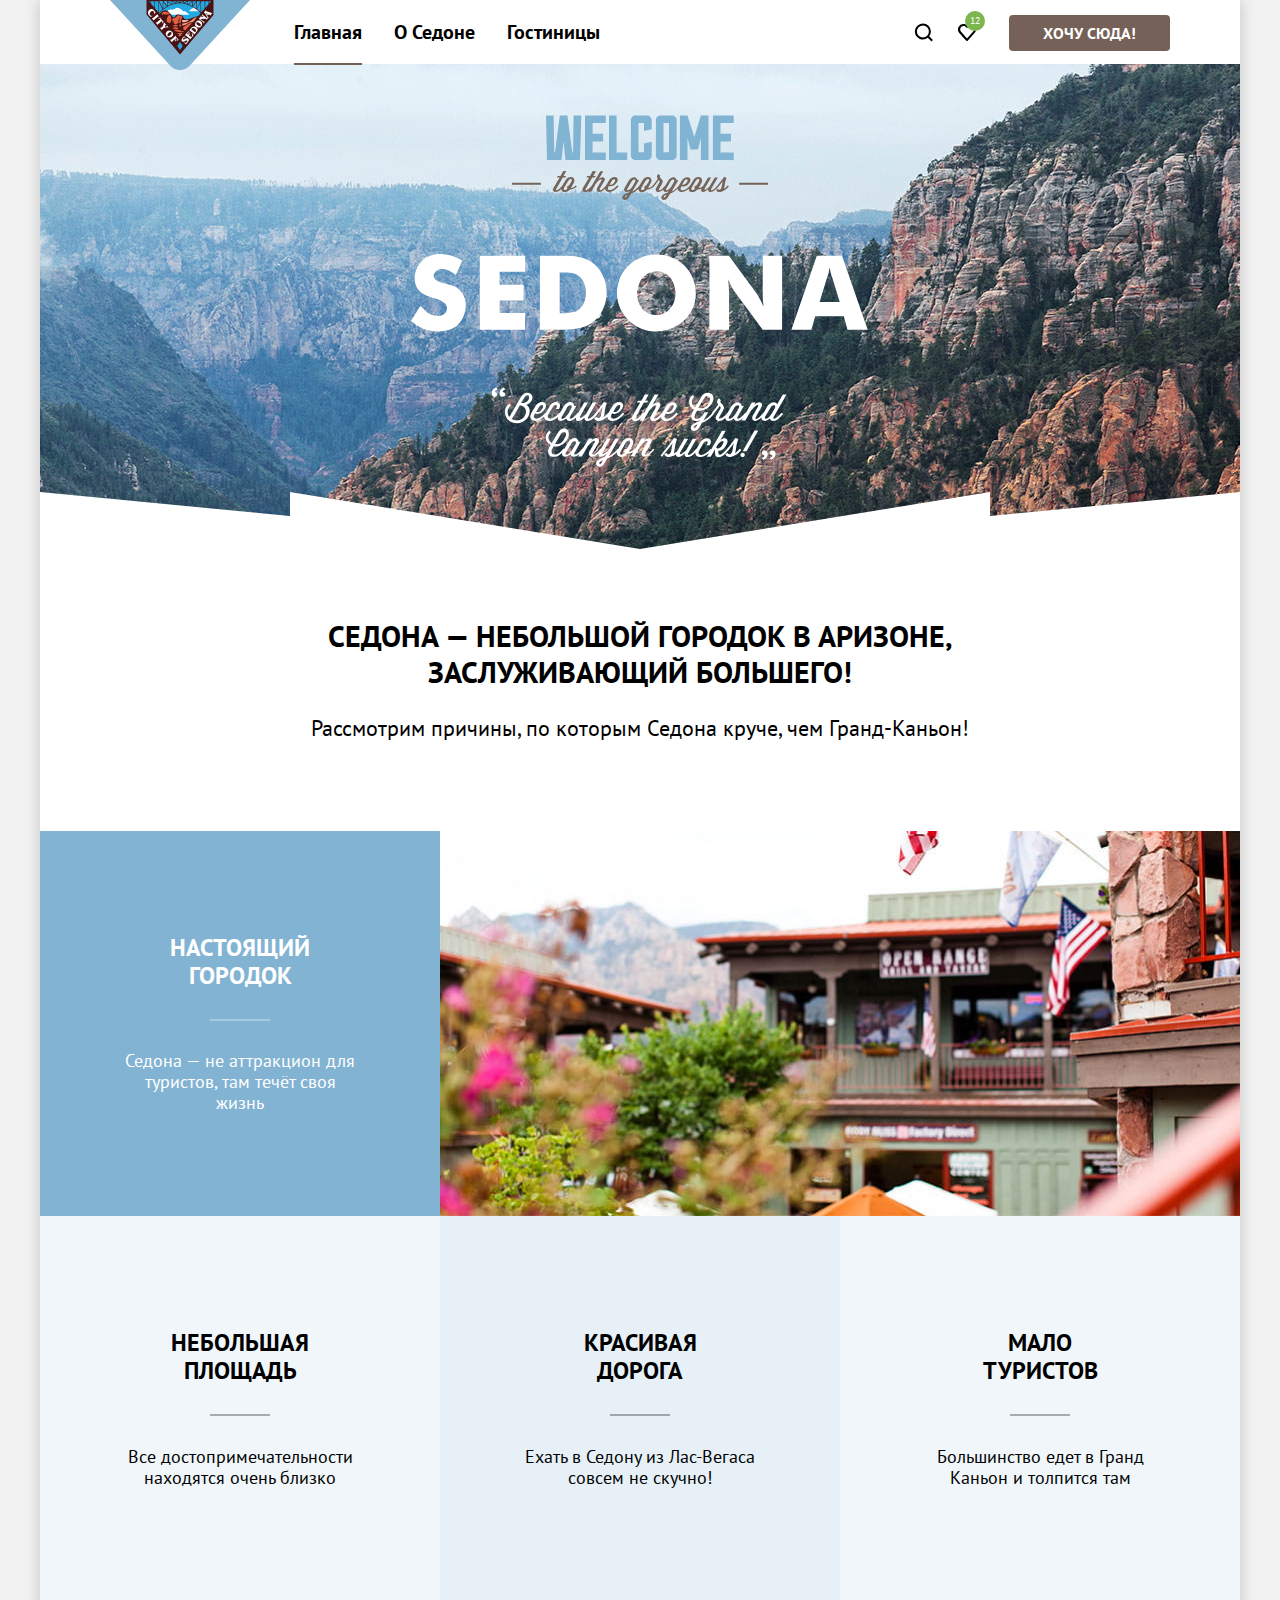
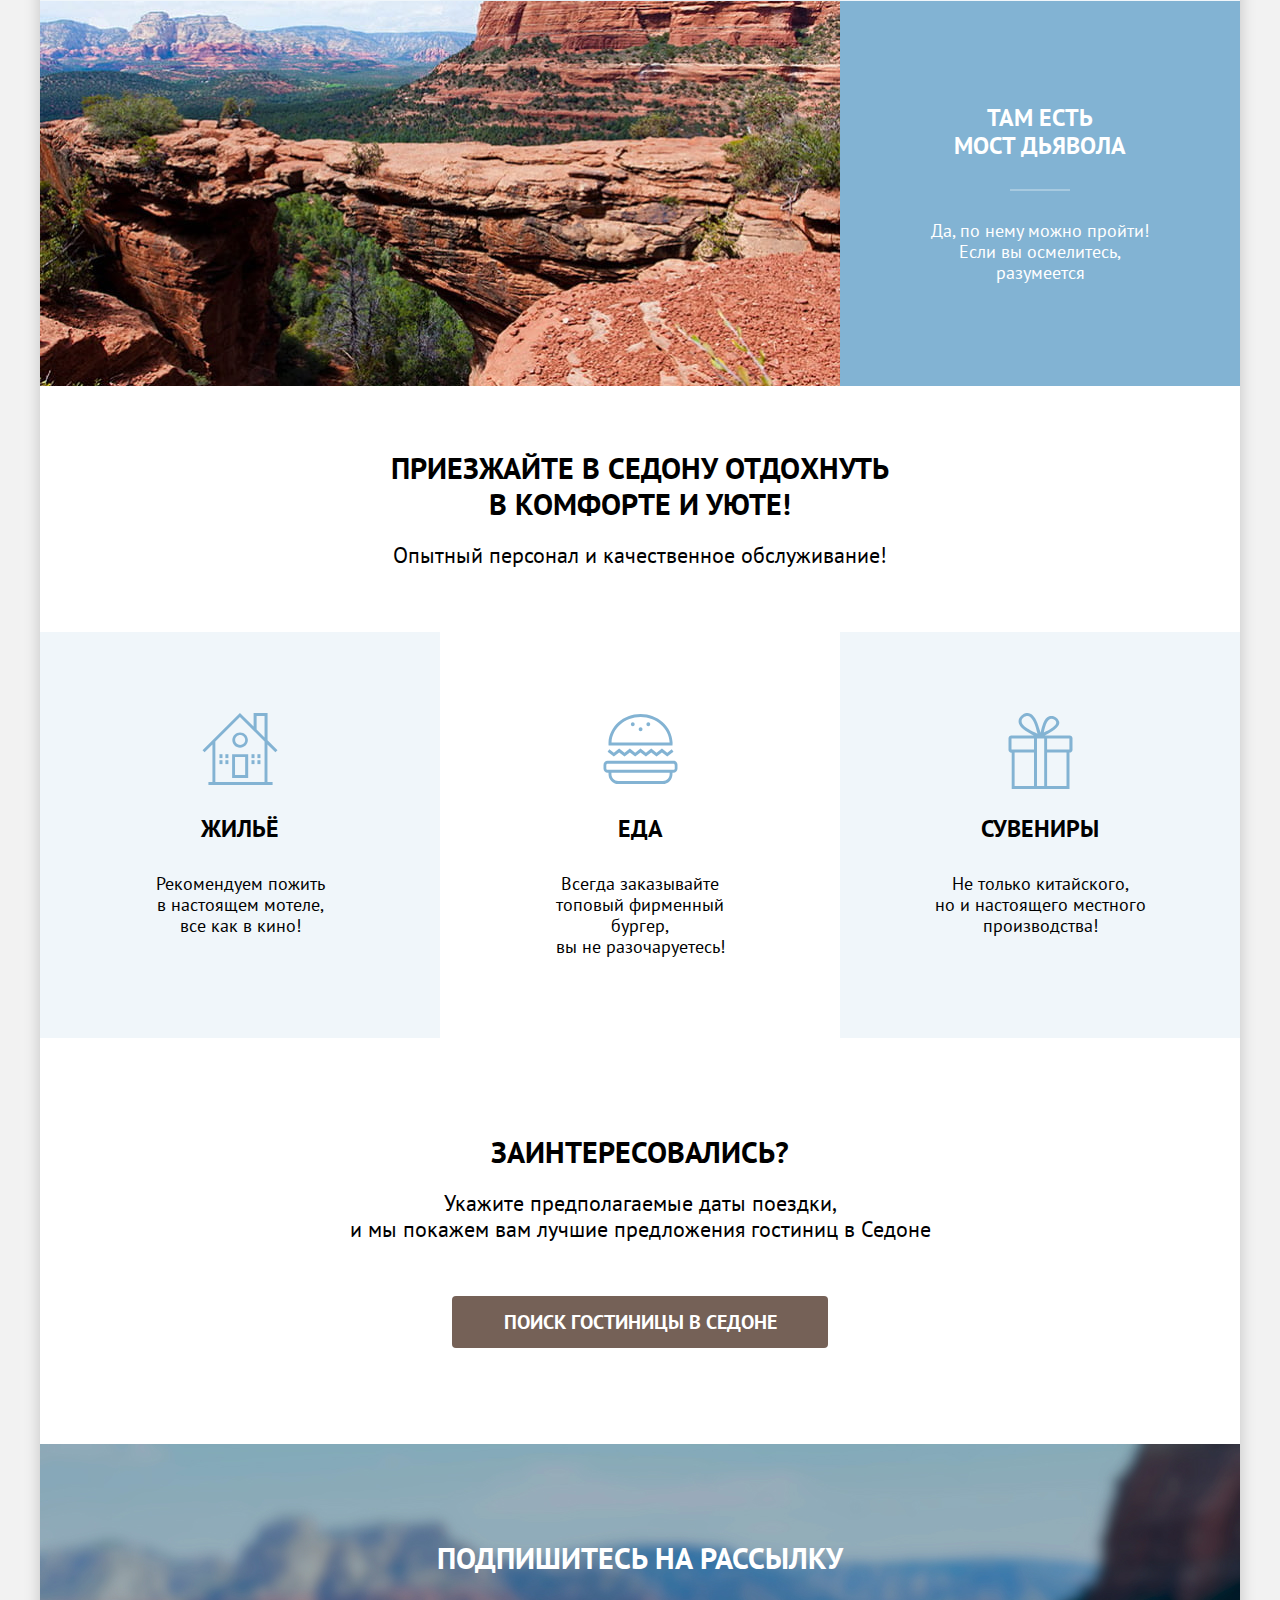
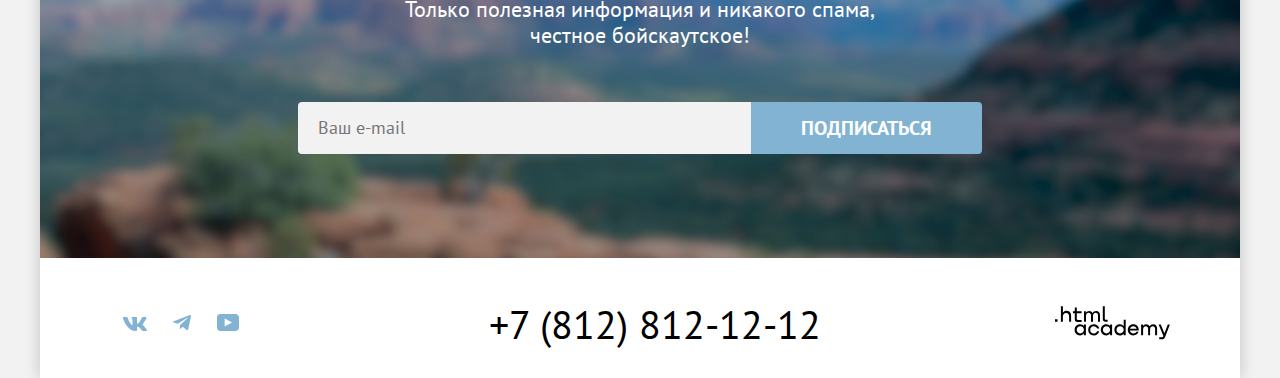
<file: index.html>
<!DOCTYPE html>
<html lang="ru">
  <head>
    <meta charset="utf-8">
    <title>Главная</title>
    <link rel="icon" href="img/favicon.png" sizes="32x32">
    <link rel="icon" href="favicon.ico">
    <link href="styles/styles.css" rel="stylesheet">
  </head>

  <body>
    <header class="page-header">
      <nav class="navigation">
          <a class="navigation-logo" href="index.html">
            <img class="navigation-logo-img" src="img/logo/sedona-logo.svg" alt="Логотип города Седона" width="140" height="70">
          </a>
          <ul class="navigation-list">
          <li class="navigation-link current">
            <a class="link-heading" href="index.html">Главная</a>
          </li>
          <li class="navigation-link"><a class="link-heading" href="#">О Седоне</a></li>
          <li class="navigation-link"><a class="link-heading" href="catalog.html">Гостиницы</a></li>
        </ul>

        <ul class="navigation-button-list">
          <li class="navigation-icon">
            <a class="navigation-icon-link" href="#">
              <span class="visually-hidden">Поиск</span>
              <svg class="icon-svg" role="img" aria-label="Поиск" xmlns="http://www.w3.org/2000/svg" width="20" height="19" fill="none" viewBox="-1 0 20 19">
                <path fill-rule="evenodd" d="m18.9 17-3.7-3.67a8 8 0 0 0 1.7-4.87A8 8 0 0 0 8.9.5C4.5.5.9 4.18.9 8.56a8 8 0 0 0 12.9 6.26l3.7 3.68 1.4-1.5Zm-10-2.48a6 6 0 0 1-6-5.96 6 6 0 0 1 12 0 6 6 0 0 1-6 5.96Z" clip-rule="evenodd"></path>
              </svg>
            </a>
          </li>
          <li class="navigation-icon">
            <a class="navigation-icon-link" href="#">
              <span class="visually-hidden">Избранное</span>
              <svg class="icon-svg" role="img" aria-label="Избранное" xmlns="http://www.w3.org/2000/svg" width="18" height="17" fill="none" viewBox="0 0 18 17">
                <path fill-rule="evenodd" d="M8.9 17a.9.9 0 0 1-.8-.4c-5.4-6.1-6.7-7.5-7-7.9A5.4 5.4 0 0 1 5.5 0C6.8 0 8 .5 9 1.3a5.46 5.46 0 0 1 9 4.1c0 1.3-.5 2.5-1.3 3.4l-7 7.9c-.2.2-.4.3-.8.3Zm-6-9.5c.3.4 3.5 4 6.1 6.9l6.2-7c.5-.5.7-1.2.7-2 0-1.8-1.5-3.3-3.3-3.3-1 0-2 .5-2.7 1.3-.3.3-.6.4-.9.4-.3 0-.6-.2-.8-.4-.7-.8-1.7-1.3-2.7-1.3-1.8 0-3.3 1.5-3.3 3.3-.1.9.3 1.6.7 2.1-.1 0-.1 0 0 0Z" clip-rule="evenodd"></path>
              </svg>
              <span class="navigation-favorite-counter">12</span>
            </a>
          </li>
          <li class="navigation-button"><a class="button" href="#">Хочу сюда!</a></li>
        </ul>
      </nav>
    </header>

    <main class="main-container main-index">
      <div class="page-container">
      <h1 class="visually-hidden">Добро пожаловать в Седону</h1>
      <header class="main-header">
        <img class="main-title" src="img/elements/welcome-title.svg" alt="Welcome to the gorgeous Sedona, because the Grand Canyon sucks!" width="458" height="352">
      </header>

      <!-- Первая секция с описанием. Всего таких 3 на страницу -->
      <section class="sedona-about">
        <div class="about-wrapper">
          <span class="visually-hidden">О Седоне</span>
          <h2 class="heading-about">Седона — небольшой городок в Аризоне, <br> заслуживающий большего!</h2>
          <p class="description-about"> Рассмотрим причины, по которым Седона круче, чем Гранд-Каньон! </p>
        </div>
      </section>

      <!-- Секция с плюсами -->
      <section class="advantages">
        <ul class="advantages-list">
          <li class="advantage-item big-card">
            <div class="card-advantage">
            <h3 class="advantage-title advantage-title-light">Настоящий городок</h3>
            <p class="advantage-description">Седона — не аттракцион для туристов, там течёт своя жизнь</p>
            </div>
            <img class="advantage-img" src="img/elements/city-sedona.jpg" alt="Фото городка" width="800" height="385">
          </li>

          <li class="advantage-item">
            <h3 class="advantage-title">Небольшая площадь</h3>
            <p class="advantage-description">Все достопримечательности <br> находятся очень близко</p>
          </li>

          <li class="advantage-item">
            <h3 class="advantage-title">Красивая <br> дорога</h3>
            <p class="advantage-description">Ехать в Седону из Лас-Вегаса <br> совсем не скучно!</p>
          </li>

          <li class="advantage-item">
            <h3 class="advantage-title">Мало <br> туристов</h3>
            <p class="advantage-description">Большинство едет в Гранд <br> Каньон и толпится там</p>
          </li>

          <li class="advantage-item big-card">
            <img class="advantage-img" src="img/elements/devil-bridge.jpg" alt="Фото Моста Дьявола" width="800" height="385">
            <div class="card-advantage">
              <h3 class="advantage-title advantage-title-light">Там есть <br> мост Дьявола</h3>
              <p class="advantage-description">Да, по нему можно пройти! Если вы осмелитесь, разумеется</p>
            </div>
          </li>
        </ul>
      </section>

      <!-- Вторая секция с описанием. -->
      <section class="sedona-about">
        <div class="about-wrapper reasons-wrapper">
          <h2 class="heading-about-reasons">Приезжайте в Седону отдохнуть <br> в комфорте и уюте!</h2>
          <p class="description-about-reasons">Опытный персонал и качественное обслуживание!</p>
        </div>
      </section>

      <!-- Секция с рекомендациями -->

      <section class="recomendations">
        <ul class="recomendations-list">
          <li class="recomendation-item">
            <h3 class="recomendation-title house-title">Жильё</h3>
            <p class="recomendation-description">Рекомендуем пожить <br> в настоящем мотеле, <br> все как в кино!</p>
          </li>
          <li class="recomendation-item">
            <h3 class="recomendation-title food-title">Еда</h3>
            <p class="recomendation-description">Всегда заказывайте <br> топовый фирменный бургер, <br> вы не разочаруетесь!</p>
          </li>
          <li class="recomendation-item">
            <h3 class="recomendation-title souvenir-title">Сувениры</h3>
            <p class="recomendation-description"> Не только китайского, <br> но и настоящего местного <br> производства!</p>
          </li>
        </ul>
      </section>

      <!-- Третья секция с описанием. -->
      <section class="sedona-about interesting">
          <h2 class="heading-interesting">Заинтересовались?</h2>
          <p class="description-interesting"> Укажите предполагаемые даты поездки, <br> и мы покажем вам лучшие предложения гостиниц в Седоне </p>
          <a class="hotel-search-button button" href="catalog.html">Поиск гостиницы в Седоне</a>
      </section>

      <!-- Секция для подписки на рассылку. -->
      <section class="sedona-about sedona-subscribe index-subscribe">
          <h2 class="heading-subscribe">Подпишитесь на рассылку</h2>
          <p class="description-subscribe"> Только полезная информация и никакого спама, <br> честное бойскаутское! </p>
        <form class="subscribe-form" action="https://echo.htmlacademy.ru/courses" method="post">
          <input class="email-input" id="email-subscribe" type="email" name="email" placeholder="Ваш e-mail" required>
          <button class="submit-button button-blue" type="submit">Подписаться</button>
        </form>
      </section>
      </div>
    </main>

    <footer class="page-footer">
      <section class="contacts">
        <h2 class="visually-hidden">Контакты</h2>
        <ul class="socials-list">
          <li class="social-item">
            <a class="footer-icon vk" href="https://vk.com/htmlacademy">
              <span class="visually-hidden">Ссылка группу академи в вк</span>
              <svg class="contacts-icon-svg" aria-hidden="true" focusable="false" xmlns="http://www.w3.org/2000/svg" width="24" height="14" fill="none" viewBox="0 0 24 14">
                <path fill-rule="evenodd" d="M23.45.95c.17-.55 0-.95-.8-.95h-2.62c-.67 0-.98.35-1.14.73 0 0-1.34 3.2-3.23 5.27-.61.6-.89.8-1.22.8-.17 0-.42-.2-.42-.74V.95c0-.66-.18-.95-.74-.95H9.15c-.42 0-.67.3-.67.6 0 .61.95.76 1.05 2.5v3.8c0 .84-.16.99-.5.99-.88 0-3.05-3.21-4.33-6.89-.25-.71-.5-1-1.17-1H.9C.15 0 0 .35 0 .73c0 .68.89 4.07 4.14 8.55C6.32 12.34 9.38 14 12.15 14c1.67 0 1.88-.37 1.88-1v-2.32c0-.73.16-.88.69-.88.38 0 1.05.2 2.61 1.67C19.11 13.22 19.4 14 20.41 14h2.62c.75 0 1.13-.37.91-1.1-.24-.72-1.09-1.77-2.21-3.02-.62-.7-1.54-1.47-1.81-1.86-.4-.49-.28-.7 0-1.14 0 0 3.2-4.43 3.53-5.93Z" clip-rule="evenodd"></path>
              </svg>
            </a>
          </li>
          <li class="social-item">
            <a class="telegram" href="https://t.me/htmlacademy">
              <span class="visually-hidden">Ссылка на телеграм канал академии</span>
              <svg class="contacts-icon-svg" aria-hidden="true" focusable="false" xmlns="http://www.w3.org/2000/svg" width="18" height="16" fill="none" viewBox="0 0 18 16">
                <path fill-rule="evenodd" d="M16.79.1.84 6.25c-1.09.43-1.08 1.04-.2 1.31l4.1 1.28 9.47-5.98c.44-.27.85-.12.52.18L7.05 9.96l-.28 4.22c.41 0 .6-.19.83-.41l1.99-1.93 4.13 3.05c.77.42 1.31.2 1.5-.7l2.72-12.8c.28-1.12-.43-1.62-1.16-1.3Z" clip-rule="evenodd"></path>
              </svg>
            </a>
          </li>
          <li class="social-item">
            <a class="footer-icon" href="https://www.youtube.com/user/htmlacademyru">
              <span class="visually-hidden">Ссылка на ютуб канал академии</span>
              <svg class="contacts-icon-svg" aria-hidden="true" focusable="false" xmlns="http://www.w3.org/2000/svg" width="22" height="17" fill="none" viewBox="0 0 22 17">
                <path fill-rule="evenodd" d="M18.6 0H3.18C1.31 0 0 1.6 0 3.4v10.1C0 15.4 1.31 17 3.17 17h15.66c1.64 0 3.17-1.6 3.17-3.4V3.4C21.78 1.6 20.47 0 18.6 0ZM7.67 12.54V4.46L15 8.5l-7.33 4.04Z" clip-rule="evenodd"></path>
              </svg>
            </a>
          </li>
        </ul>
          <div class="phone-number-wrapper">
            <a class="phone-number-link" href="tel:+78128121212">
              <span class="visually-hidden">Номер телефона</span>
              +7 (812) 812-12-12
            </a>
          </div>
          <a class="academy-logo" href="https://htmlacademy.ru">
            <span class="visually-hidden">Ссылка на сайт адемии</span>
            <svg class="icon-svg" role="img" aria-label="Логотип html-academy" xmlns="http://www.w3.org/2000/svg" width="115" height="34" fill="none">
            <path fill-rule="evenodd" d="M0 13.26v2.6h2.5v-2.6H0Zm11.6-8.4c-1.6 0-2.8.7-3.6 1.7h-.1V.36h-2v15.5h2v-5.3c0-2.1 1.3-3.6 3.3-3.6 1.8 0 2.9 1.4 2.9 3.2v5.7h2v-6.1c.1-3-1.8-4.9-4.5-4.9Zm15 .3h-4.8v-3.7h-2v3.8h-1.9v2h1.9v6c0 1.7 1 2.7 2.7 2.7h4.1v-2h-3.7c-.7 0-1.1-.4-1.1-1.1v-5.7h4.8v-2Zm14.5-.2c-1.6 0-2.9.8-3.5 2.1h-.1c-.6-1.2-1.8-2.1-3.4-2.1-1.4 0-2.5.8-3.1 1.8h-.1v-1.6H29v10.6h2v-5.4c0-2 1-3.5 2.6-3.5 1.5 0 2.4 1 2.4 2.6v6.3h2v-5.6c0-2.4 1.4-3.3 2.6-3.3 1.5 0 2.4 1 2.4 2.6v6.3h2v-6.5c.1-2.5-1.4-4.3-3.9-4.3Zm6.7 8.1c0 1.7 1 2.7 2.8 2.7h2v-2h-1.7c-.7 0-1.1-.4-1.1-1.1V.36h-2v12.7Zm-18.9 7c-.9-1.1-2.2-1.8-3.9-1.8-3.1 0-5.4 2.3-5.4 5.6s2.3 5.6 5.4 5.6c1.8 0 3-.8 3.8-1.9h.1v1.6h2v-10.6h-2v1.5Zm-3.6 7.4c-2.2 0-3.6-1.6-3.6-3.6s1.4-3.6 3.6-3.6 3.6 1.6 3.6 3.6c0 1.9-1.4 3.6-3.6 3.6Zm18.9-5.1c-.5-2.4-2.6-4.1-5.4-4.1a5.4 5.4 0 0 0-5.6 5.6c0 3.1 2.2 5.6 5.6 5.6 2.8 0 4.9-1.8 5.4-4.2h-2.1a3.4 3.4 0 0 1-3.3 2.3c-2.2 0-3.6-1.6-3.6-3.6s1.4-3.6 3.6-3.6c1.6 0 2.8 1 3.3 2.2h2.1v-.2Zm10.9-2.3c-.9-1.1-2.2-1.8-3.9-1.8-3.1 0-5.4 2.3-5.4 5.6s2.3 5.6 5.4 5.6c1.8 0 3-.8 3.8-1.9h.1v1.6h2v-10.6h-2v1.5Zm-3.6 7.4c-2.2 0-3.6-1.6-3.6-3.6s1.4-3.6 3.6-3.6 3.6 1.6 3.6 3.6c0 1.9-1.5 3.6-3.6 3.6Zm17.2-7.3c-.9-1.1-2.2-1.9-3.9-1.9-3.1 0-5.4 2.3-5.4 5.6s2.2 5.6 5.4 5.6c1.7 0 3-.8 3.8-1.8h.1v1.5h2v-15.4h-2v6.4Zm-3.6 7.3c-2.2 0-3.6-1.6-3.6-3.6s1.4-3.6 3.6-3.6 3.6 1.6 3.6 3.6c-.1 2-1.5 3.6-3.6 3.6Zm13.2-9.2c-3.3 0-5.5 2.5-5.5 5.6 0 3 2.1 5.6 5.5 5.6 2.5 0 4.5-1.3 5.2-3.6h-2.1c-.5 1-1.6 1.6-3 1.6-1.9 0-3.3-1.3-3.4-2.9h8.8c.2-3.6-2-6.3-5.5-6.3Zm0 1.9c1.7 0 3 1 3.3 2.6h-6.5c.3-1.5 1.5-2.6 3.2-2.6Zm19.9-1.9c-1.6 0-2.9.8-3.6 2h-.1c-.6-1.2-1.8-2-3.4-2-1.4 0-2.5.7-3.1 1.8v-1.5h-1.9v10.6h2v-5.4c0-2 1-3.4 2.6-3.5 1.5 0 2.4 1 2.4 2.6v6.3h2v-5.6c0-2.4 1.4-3.3 2.6-3.3 1.5 0 2.4 1 2.4 2.6v6.3h2v-6.5c.1-2.6-1.4-4.4-3.9-4.4Zm11.2 9.1-3.6-8.9h-2.2l4.8 11.6c-.3.9-.7 1.2-1.7 1.2h-2.5v2h2.5c1.8 0 2.8-.8 3.5-2.6l4.7-12.2h-2.1l-3.4 8.9Z" clip-rule="evenodd"></path>
          </svg>
          </a>
      </section>
    </footer>

    <section class="modal-window visually-hidden">
      <div class="modal-main">
        <button class="modal-close" type="button">
            <svg class="modal-close-icon" width="14" height="14" viewBox="0 0 14 14" fill="none" xmlns="http://www.w3.org/2000/svg">
              <path d="M14 1.29231L12.7077 0L7 5.70769L1.29231 0L0 1.29231L5.70769 7L0 12.7077L1.29231 14L7 8.29231L12.7077 14L14 12.7077L8.29231 7L14 1.29231Z" ></path>
            </svg>
        </button>
        <h2 class="modal-heading">Поиск гостиницы в Седоне</h2>

        <form class="modal-form" action="https://echo.htmlacademy.ru/" method="post">
          <div class="dates-form">
            <label class="modal-form-heading">Дата Заезда:</label>
            <input class="modal-form-input dates-input" type="text" name="in-input" value="27 апреля 2020" required>
          </div>
          <p class="modal-message message-error">Мы не можем отправить вас в прошлое.</p>

          <div class="dates-form">
            <label class="modal-form-heading">Дата Выезда:</label>
            <input class="modal-form-input dates-input" type="text" name="in-input" value="1 сентября 2023" required>
          </div>
          <p class="modal-message">На эти даты есть свободные номера. Пока есть.</p>

          <div class="people-count">
            <div class="adult-count">
              <label class="people-count-heading">Взрослые:</label>
              <div class="people-counter">
                <button class="counter-button minus" type="button">
                  <svg class="minus" width="20" height="20" viewBox="0 0 20 20" xmlns="http://www.w3.org/2000/svg">
                    <path d="M3 9V11H17V9H3Z"/>
                  </svg>
                </button>
                <input class="modal-form-input counter-number" type="number" value="2" name="adult-count" required>
                <button class="counter-button plus" type="button">
                <svg class="plus" width="20" height="20" viewBox="-3 -3 20 20" fill="none" xmlns="http://www.w3.org/2000/svg">
                  <path d="M14 6H8V0H6V6H0V8H6V14H8V8H14V6Z"/>
                </svg>
                </button>
              </div>
            </div>

            <div class="children-count">
              <label class="people-count-heading count-children-heading">Дети:</label>
              <div class="modal-tooltip">
                <button class="information-button" type="button">
                  <svg class="tooltip-icon"  width="3" height="12" viewBox="0 0 3 12" fill="none" xmlns="http://www.w3.org/2000/svg">
                    <path fill-rule="evenodd" clip-rule="evenodd" d="M0.393066 0H2.39307V2H0.393066V0ZM2.39307 12H0.393066V3H2.39307V12Z"/>
                  </svg>
                </button>
                <span class="tooltip-text">Укажите количество детей, которые будут с вами, возраст которых от 6 до 18 лет. Дети до 6 лет размещаются бесплатно.</span>
              </div>
              <div class="people-counter">
                <button class="counter-button minus" type="button">
                  <svg class="minus" width="20" height="20" viewBox="0 0 20 20" xmlns="http://www.w3.org/2000/svg">
                    <path d="M3 9V11H17V9H3Z"/>
                  </svg>
                </button>
                <input class="modal-form-input counter-number" type="number" value="2" name="children-count" required>
                <button class="counter-button plus" type="button">
                <svg class="plus" width="20" height="20" viewBox="-3 -3 20 20" fill="none" xmlns="http://www.w3.org/2000/svg">
                  <path d="M14 6H8V0H6V6H0V8H6V14H8V8H14V6Z"/>
                </svg>
                </button>
              </div>
            </div>
          </div>
          <button class="modal-button button-blue" type="submit">Найти</button>
        </form>
      </div>
    </section>
  </body>
</html>
</file>
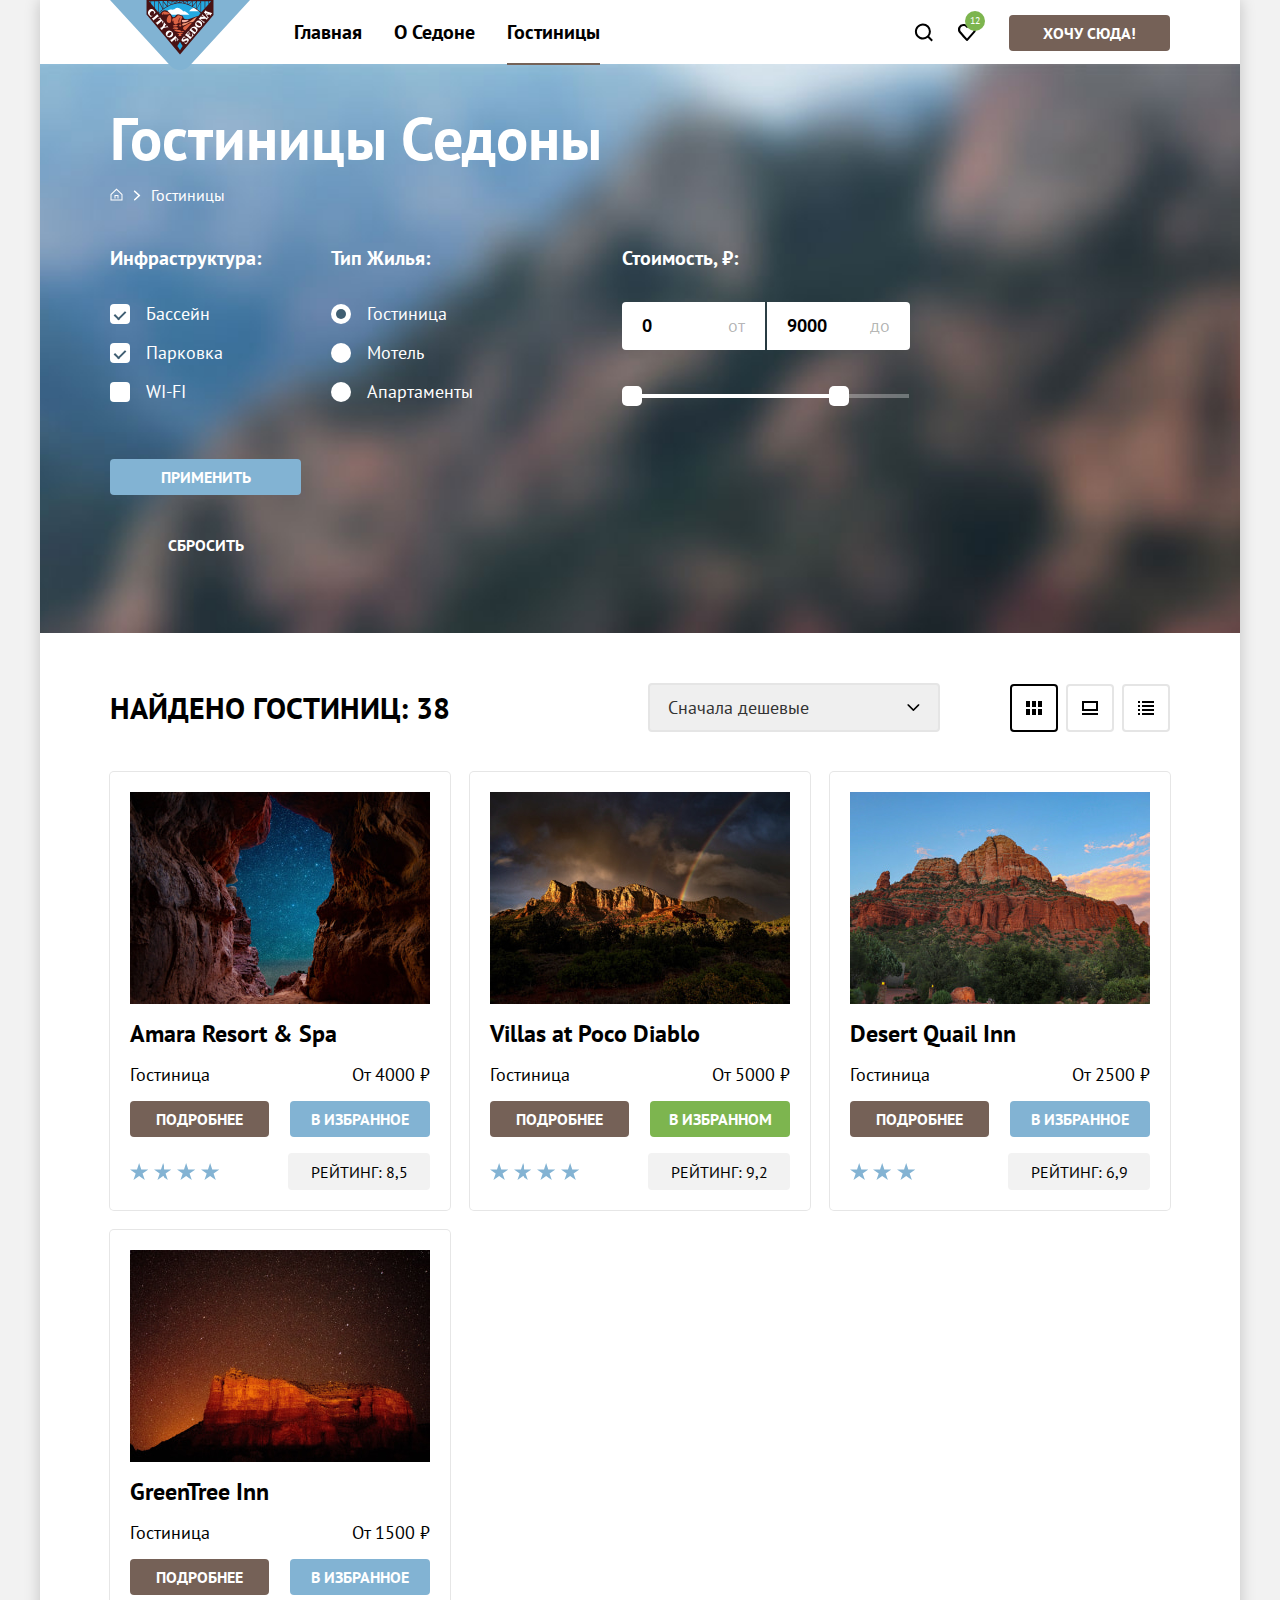
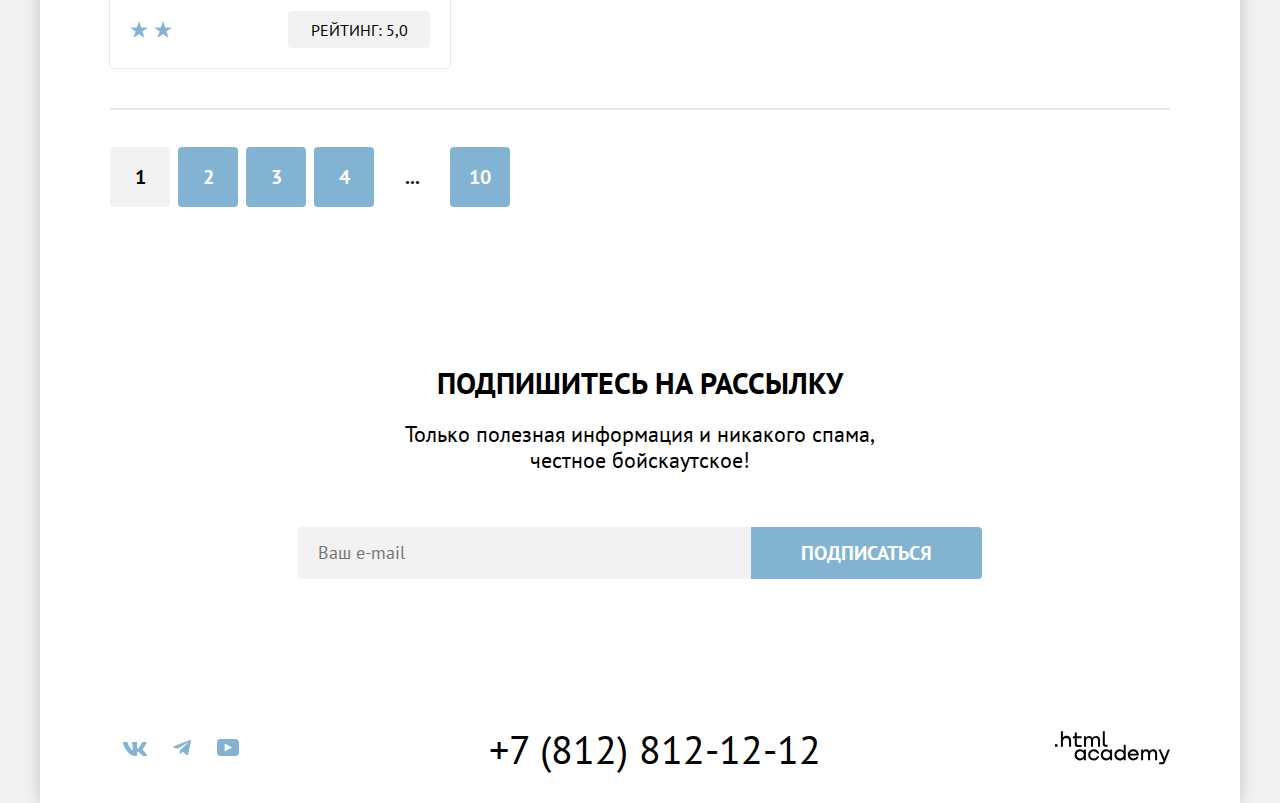
<file: catalog.html>
<!DOCTYPE html>
<html lang="ru">
  <head>
    <meta charset="utf-8">
    <title>Каталог</title>
    <link rel="icon" href="img/favicon.png" sizes="32x32">
    <link rel="icon" href="favicon.ico">
    <link href="styles/styles.css" rel="stylesheet">
  </head>

  <body>
    <header class="page-header">
      <nav class="navigation">
          <a class="navigation-logo" href="index.html">
            <img class="navigation-logo-img" src="img/logo/sedona-logo.svg" alt="Логотип города Седона" width="140" height="70">
          </a>
          <ul class="navigation-list">
          <li class="navigation-link">
            <a class="link-heading" href="index.html">Главная</a>
          </li>
          <li class="navigation-link"><a class="link-heading" href="#">О Седоне</a></li>
          <li class="navigation-link current"><a class="link-heading" href="catalog.html">Гостиницы</a></li>
        </ul>

        <ul class="navigation-button-list">
          <li class="navigation-icon">
            <a class="navigation-icon-link" href="#">
              <span class="visually-hidden">Поиск</span>
              <svg class="icon-svg" role="img" aria-label="Поиск" xmlns="http://www.w3.org/2000/svg" width="20" height="19" fill="none" viewBox="-1 0 20 19">
                <path fill-rule="evenodd" d="m18.9 17-3.7-3.67a8 8 0 0 0 1.7-4.87A8 8 0 0 0 8.9.5C4.5.5.9 4.18.9 8.56a8 8 0 0 0 12.9 6.26l3.7 3.68 1.4-1.5Zm-10-2.48a6 6 0 0 1-6-5.96 6 6 0 0 1 12 0 6 6 0 0 1-6 5.96Z" clip-rule="evenodd"></path>
              </svg>
            </a>
          </li>
          <li class="navigation-icon">
            <a class="navigation-icon-link" href="#">
              <span class="visually-hidden">Избранное</span>
              <svg class="icon-svg" role="img" aria-label="Избранное" xmlns="http://www.w3.org/2000/svg" width="18" height="17" fill="none" viewBox="0 0 18 17">
                <path fill-rule="evenodd" d="M8.9 17a.9.9 0 0 1-.8-.4c-5.4-6.1-6.7-7.5-7-7.9A5.4 5.4 0 0 1 5.5 0C6.8 0 8 .5 9 1.3a5.46 5.46 0 0 1 9 4.1c0 1.3-.5 2.5-1.3 3.4l-7 7.9c-.2.2-.4.3-.8.3Zm-6-9.5c.3.4 3.5 4 6.1 6.9l6.2-7c.5-.5.7-1.2.7-2 0-1.8-1.5-3.3-3.3-3.3-1 0-2 .5-2.7 1.3-.3.3-.6.4-.9.4-.3 0-.6-.2-.8-.4-.7-.8-1.7-1.3-2.7-1.3-1.8 0-3.3 1.5-3.3 3.3-.1.9.3 1.6.7 2.1-.1 0-.1 0 0 0Z" clip-rule="evenodd"></path>
              </svg>
              <span class="navigation-favorite-counter">12</span>
            </a>
          </li>
          <li class="navigation-button "><a class="button" href="#">Хочу сюда!</a></li>
        </ul>
      </nav>
    </header>

    <main class="main-catalog main-container">
      <h1 class="visually-hidden">Гостиницы Седоны</h1>
      <div class="page-container">
      <header class="filters">
        <section class="filters-section">
          <div class="filters-main">
          <div class="catalog-navigation-section">
          <h2 class="catalog-heading">Гостиницы Седоны</h2>
          <ul class="breadcrumbs">
            <li class="breadcrumb-item">
              <a href="index.html">
                <svg class="bredcrumb-home-link" role="img" aria-label="На главную"
                  xmlns="http://www.w3.org/2000/svg" width="13" height="13" fill="none" viewBox="0 0 13 13">
                  <path fill-rule="evenodd" d="m6.5.5-6 5.8v6.2h12V6.3L6.5.5Zm5 11h-10V6.7l5-4.8 5 4.8v4.8Z" />
                  <path fill-rule="evenodd" d="M4.5 10.5h1V8h2v2.5h1V7h-4v3.5Z" />
                </svg>
              </a>
            </li>
            <li class="breadcrumb-item">
              <svg class="bredcrumb-item-arrow" aria-hidden="true" focusable="false"
                xmlns="http://www.w3.org/2000/svg" width="8" height="11" fill="none" viewBox="0 0 8 11">
                <path fill="#fff"
                  d="M6.92 4.97 2.17.72c-.25-.25-.75-.25-1.13 0-.37.25-.25.75 0 1l4.13 3.75-4 3.75a.76.76 0 0 0 0 1c0 .12.37.25.5.25.12 0 .37-.13.5-.25l4.75-4.25a.59.59 0 0 0 0-1Z" />
              </svg>
            </li>
            <li class="breadcrumb-item">
              <a class="breadcrumbs-link">Гостиницы</a>
            </li>
          </ul>
          </div>

          <form class="filter-list" action="https://echo.htmlacademy.ru/" method="get">
            <fieldset class="infrastructure">
              <legend class="infrastructure-title">Инфраструктура:</legend>
              <ul class="filters-input-list">
                <li class="filters-input-item">
                  <label class="infrastructure-item">
                    <input class="visually-hidden filter-check" type="checkbox" name="advantage" checked value="pool">
                    <span class="check-mark"></span>
                    <span class="mark-title">Бассейн</span>
                  </label>
                </li>

                <li class="filters-input-item">
                  <label class="infrastructure-item">
                    <input class="visually-hidden filter-check" type="checkbox" name="advantage" checked value="parking">
                    <span class="check-mark"></span>
                    <span class="mark-title">Парковка</span>
                  </label>
                </li>

                <li class="filters-input-item">
                  <label class="infrastructure-item">
                    <input class="visually-hidden filter-check" type="checkbox" name="advantage" value="wi-fi" >
                    <span class="check-mark"></span>
                    <span class="mark-title">WI-FI</span>
                  </label>
                </li>
              </ul>
            </fieldset>

            <fieldset class="hotel-type">
              <legend class="hotel-type-title">Тип Жилья:</legend>
              <ul class="filters-input-list">
                <li class="filters-input-item">
                  <label class="hotel-type-item">
                    <input class="visually-hidden filter-check" type="radio" name="hotel-type" checked value="hotel">
                    <span class="check-mark"></span>
                    <span class="mark-title">Гостиница</span>
                  </label>
                </li>

                <li class="filters-input-item">
                  <label class="hotel-type-item">
                    <input class="visually-hidden filter-check" type="radio" name="hotel-type" value="motel">
                    <span class="check-mark"></span>
                    <span class="mark-title">Мотель</span>
                  </label>
                </li>

                <li class="filters-input-item">
                  <label class="hotel-type-item">
                    <input class="visually-hidden filter-check" type="radio" name="hotel-type" value="apartments">
                    <span class="check-mark"></span>
                    <span class="mark-title">Апартаменты</span>
                  </label>
                </li>
              </ul>
            </fieldset>

            <fieldset class="price-slider">
              <legend class="price-slider-title">Стоимость, ₽:</legend>
              <div class="catalog-price-input">
                <label class="price-input-label" for="min-price">
                  <input class="price-input-field field-left" type="number" placeholder="0" name="min-price" id="min-price">
                  <span class="price-input-heading">От</span>
                </label>
                <label class="price-input-label" for="max-price">
                  <input class="price-input-field field-right" type="number" placeholder="9000" name="max-price" id="max-price">
                  <span class="price-input-heading">До</span>
                </label>
              </div>
              <div class="filter-range">
                <button class="filter-range-button range-min" type="button">
                  <span class="visually-hidden">Изменение минимальной цены</span>
                </button>
                <button class="filter-range-button range-max" type="button">
                  <span class="visually-hidden">Изменение максимальной цены</span>
                </button>
              </div>
            </fieldset>

            <div class="filter-buttons">
              <button class="submit-button-catalog button-blue" type="submit">Применить</button>
              <button class="reset-button-catalog" type="reset">Сбросить</button>
            </div>
          </form>
          </div>
        </section>
      </header>
      <section class="catalog">
        <div class="catalog-main-filters">
        <h2 class="catalog-found">Найдено гостиниц: 38</h2>
        <form class="catalog-filter" action="https://echo.htmlacademy.ru/" method="get">
          <select class="filters-list" name="catalog-filter">
            <option class="filter-item" id="cheap">Сначала дешевые</option>
            <option class="filter-item" id="expensive">Сначала дорогие</option>
            <option class="filter-item" id="popular">Сначала популярные</option>
          </select>
        </form>
        <ul class="catalog-view">
          <li class="catalog-view-button" tabindex="0">
            <a class="view-button-title button-active" href="catalog.html?view=title">
              <span class="visually-hidden">Показать плиткой</span>
            </a>
          </li>
          <li class="catalog-view-button" tabindex="0">
            <a class="view-button-card" href="catalog.html?view=card">
              <span class="visually-hidden">Показать карточками</span>
            </a>
          </li>
          <li class="catalog-view-button" tabindex="0">
            <a class="view-button-list" href="catalog.html?view=list">
              <span class="visually-hidden">Показать списком</span>
            </a>
          </li>
        </ul>
        </div>
        <ul class="catalog-list">
          <li class="catalog-item">
            <img class="catalog-item-photo" src="img/catalog/amara-resort-spa.jpg" alt="Фото Amara Rsort & Spa" width="300" height="212">
            <h3 class="catalog-item-name">Amara Resort & Spa</h3>
            <p class="catalog-item-text">
            <span class="catalog-item-type">Гостиница</span>
            <span class="catalog-item-price">От 4000 ₽</span>
            </p>
            <div class="catalog-buttons">
              <a class="catalog-item-more button" href="#">Подробнее</a>
              <button class="catalog-item-favorite button-blue" type="button">В избранное</button>
            </div>
            <div class="catalog-rating">
               <div class="catalog-item-stars four-stars">
                <span class="visually-hidden">4 звезды</span>
              </div>
              <p class="catalog-item-rating">Рейтинг: 8,5</p>
            </div>
          </li>

          <li class="catalog-item">
            <img class="catalog-item-photo" src="img/catalog/villas-at-poco-diablo.jpg" alt="Фото Villas at Poco Diablo" width="300" height="212">
            <h3 class="catalog-item-name">Villas at Poco Diablo</h3>
            <p class="catalog-item-text">
            <span class="catalog-item-type">Гостиница</span>
            <span class="catalog-item-price">От 5000 ₽</span>
            </p>
            <div class="catalog-buttons">
              <a class="catalog-item-more button" href="#">Подробнее</a>
              <button class="catalog-item-favorite favorite-active" type="button">В избранном</button>
            </div>
            <div class="catalog-rating">
               <div class="catalog-item-stars four-stars">
                <span class="visually-hidden">4 звезды</span>
              </div>
              <p class="catalog-item-rating">Рейтинг: 9,2</p>
            </div>
          </li>

          <li class="catalog-item">
            <img class="catalog-item-photo" src="img/catalog/desert-quail-inn.jpg" alt="Фото Desert Quail Inn" width="300" height="212">
            <h3 class="catalog-item-name">Desert Quail Inn</h3>
            <p class="catalog-item-text">
            <span class="catalog-item-type">Гостиница</span>
            <span class="catalog-item-price">От 2500 ₽</span>
            </p>
            <div class="catalog-buttons">
              <a class="catalog-item-more button" href="#">Подробнее</a>
              <button class="catalog-item-favorite button-blue" type="button">В избранное</button>
            </div>
            <div class="catalog-rating">
              <div class="catalog-item-stars three-stars">
                <span class="visually-hidden">3 звезды</span>
              </div>
              <p class="catalog-item-rating">Рейтинг: 6,9</p>
            </div>
          </li>

          <li class="catalog-item">
            <img class="catalog-item-photo" src="img/catalog/gree-tree-inn.jpg" alt="Фото GreenTree Inn" width="300" height="212">
            <h3 class="catalog-item-name">GreenTree Inn</h3>
            <p class="catalog-item-text">
            <span class="catalog-item-type">Гостиница</span>
            <span class="catalog-item-price">От 1500 ₽</span>
            </p>
            <div class="catalog-buttons">
              <a class="catalog-item-more button" href="#">Подробнее</a>
              <button class="catalog-item-favorite button-blue" type="button">В избранное</button>
            </div>
            <div class="catalog-rating">
              <div class="catalog-item-stars two-stars">
                <span class="visually-hidden">2 звезды</span>
              </div>
              <span class="catalog-item-rating">Рейтинг: 5,0</span>
            </div>
          </li>
        </ul>

        <ul class="catalog-slider">
          <li class="catalog-slider-item">
            <span class="page-active">1</span>
          </li>
          <li class="catalog-slider-item">
            <a class="page-slider" href="#">2</a>
          </li>
          <li class="catalog-slider-item">
            <a class="page-slider" href="#">3</a>
          </li>
          <li class="catalog-slider-item">
            <a class="page-slider" href="#">4</a>
          </li>
          <li class="catalog-slider-item">
            <span class="page-more">...</span>
          </li>
          <li class="catalog-slider-item">
            <a class="page-slider" href="#">10</a>
          </li>
        </ul>
      </section>

      <!-- Секция для подписки на рассылку. -->

      <section class="sedona-about sedona-subscribe catalog-subscribe">
          <h2 class="heading-subscribe">Подпишитесь на рассылку</h2>
          <p class="description-subscribe"> Только полезная информация и никакого спама, <br> честное бойскаутское! </p>
        <form class="subscribe-form" action="https://echo.htmlacademy.ru/courses" method="post">
          <input class="email-input" id="email-subscribe" type="email" name="email" placeholder="Ваш e-mail" required>
          <button class="submit-button button-blue" type="submit">Подписаться</button>
        </form>
      </section>
      </div>
    </main>

    <footer class="page-footer">
      <section class="contacts">
        <h2 class="visually-hidden">Контакты</h2>
        <ul class="socials-list">
          <li class="social-item">
            <a class="footer-icon vk" href="https://vk.com/htmlacademy">
              <span class="visually-hidden">Ссылка группу академи в вк</span>
              <svg class="contacts-icon-svg" aria-hidden="true" focusable="false" xmlns="http://www.w3.org/2000/svg" width="24" height="14" fill="none" viewBox="0 0 24 14">
                <path fill-rule="evenodd" d="M23.45.95c.17-.55 0-.95-.8-.95h-2.62c-.67 0-.98.35-1.14.73 0 0-1.34 3.2-3.23 5.27-.61.6-.89.8-1.22.8-.17 0-.42-.2-.42-.74V.95c0-.66-.18-.95-.74-.95H9.15c-.42 0-.67.3-.67.6 0 .61.95.76 1.05 2.5v3.8c0 .84-.16.99-.5.99-.88 0-3.05-3.21-4.33-6.89-.25-.71-.5-1-1.17-1H.9C.15 0 0 .35 0 .73c0 .68.89 4.07 4.14 8.55C6.32 12.34 9.38 14 12.15 14c1.67 0 1.88-.37 1.88-1v-2.32c0-.73.16-.88.69-.88.38 0 1.05.2 2.61 1.67C19.11 13.22 19.4 14 20.41 14h2.62c.75 0 1.13-.37.91-1.1-.24-.72-1.09-1.77-2.21-3.02-.62-.7-1.54-1.47-1.81-1.86-.4-.49-.28-.7 0-1.14 0 0 3.2-4.43 3.53-5.93Z" clip-rule="evenodd"></path>
              </svg>
            </a>
          </li>
          <li class="social-item">
            <a class="telegram" href="https://t.me/htmlacademy">
              <span class="visually-hidden">Ссылка на телеграм канал академии</span>
              <svg class="contacts-icon-svg" aria-hidden="true" focusable="false" xmlns="http://www.w3.org/2000/svg" width="18" height="16" fill="none" viewBox="0 0 18 16">
                <path fill-rule="evenodd" d="M16.79.1.84 6.25c-1.09.43-1.08 1.04-.2 1.31l4.1 1.28 9.47-5.98c.44-.27.85-.12.52.18L7.05 9.96l-.28 4.22c.41 0 .6-.19.83-.41l1.99-1.93 4.13 3.05c.77.42 1.31.2 1.5-.7l2.72-12.8c.28-1.12-.43-1.62-1.16-1.3Z" clip-rule="evenodd"></path>
              </svg>
            </a>
          </li>
          <li class="social-item">
            <a class="footer-icon" href="https://www.youtube.com/user/htmlacademyru">
              <span class="visually-hidden">Ссылка на ютуб канал академии</span>
              <svg class="contacts-icon-svg" aria-hidden="true" focusable="false" xmlns="http://www.w3.org/2000/svg" width="22" height="17" fill="none" viewBox="0 0 22 17">
                <path fill-rule="evenodd" d="M18.6 0H3.18C1.31 0 0 1.6 0 3.4v10.1C0 15.4 1.31 17 3.17 17h15.66c1.64 0 3.17-1.6 3.17-3.4V3.4C21.78 1.6 20.47 0 18.6 0ZM7.67 12.54V4.46L15 8.5l-7.33 4.04Z" clip-rule="evenodd"></path>
              </svg>
            </a>
          </li>
        </ul>
          <a class="phone-number-link" href="tel:+78128121212">
            <span class="visually-hidden">Номер телефона</span>
            +7 (812) 812-12-12
          </a>
          <a class="academy-logo" href="https://htmlacademy.ru">
            <span class="visually-hidden">Ссылка на сайт адемии</span>
            <svg class="icon-svg" role="img" aria-label="Логотип html-academy" xmlns="http://www.w3.org/2000/svg" width="115" height="34" fill="none">
            <path fill-rule="evenodd" d="M0 13.26v2.6h2.5v-2.6H0Zm11.6-8.4c-1.6 0-2.8.7-3.6 1.7h-.1V.36h-2v15.5h2v-5.3c0-2.1 1.3-3.6 3.3-3.6 1.8 0 2.9 1.4 2.9 3.2v5.7h2v-6.1c.1-3-1.8-4.9-4.5-4.9Zm15 .3h-4.8v-3.7h-2v3.8h-1.9v2h1.9v6c0 1.7 1 2.7 2.7 2.7h4.1v-2h-3.7c-.7 0-1.1-.4-1.1-1.1v-5.7h4.8v-2Zm14.5-.2c-1.6 0-2.9.8-3.5 2.1h-.1c-.6-1.2-1.8-2.1-3.4-2.1-1.4 0-2.5.8-3.1 1.8h-.1v-1.6H29v10.6h2v-5.4c0-2 1-3.5 2.6-3.5 1.5 0 2.4 1 2.4 2.6v6.3h2v-5.6c0-2.4 1.4-3.3 2.6-3.3 1.5 0 2.4 1 2.4 2.6v6.3h2v-6.5c.1-2.5-1.4-4.3-3.9-4.3Zm6.7 8.1c0 1.7 1 2.7 2.8 2.7h2v-2h-1.7c-.7 0-1.1-.4-1.1-1.1V.36h-2v12.7Zm-18.9 7c-.9-1.1-2.2-1.8-3.9-1.8-3.1 0-5.4 2.3-5.4 5.6s2.3 5.6 5.4 5.6c1.8 0 3-.8 3.8-1.9h.1v1.6h2v-10.6h-2v1.5Zm-3.6 7.4c-2.2 0-3.6-1.6-3.6-3.6s1.4-3.6 3.6-3.6 3.6 1.6 3.6 3.6c0 1.9-1.4 3.6-3.6 3.6Zm18.9-5.1c-.5-2.4-2.6-4.1-5.4-4.1a5.4 5.4 0 0 0-5.6 5.6c0 3.1 2.2 5.6 5.6 5.6 2.8 0 4.9-1.8 5.4-4.2h-2.1a3.4 3.4 0 0 1-3.3 2.3c-2.2 0-3.6-1.6-3.6-3.6s1.4-3.6 3.6-3.6c1.6 0 2.8 1 3.3 2.2h2.1v-.2Zm10.9-2.3c-.9-1.1-2.2-1.8-3.9-1.8-3.1 0-5.4 2.3-5.4 5.6s2.3 5.6 5.4 5.6c1.8 0 3-.8 3.8-1.9h.1v1.6h2v-10.6h-2v1.5Zm-3.6 7.4c-2.2 0-3.6-1.6-3.6-3.6s1.4-3.6 3.6-3.6 3.6 1.6 3.6 3.6c0 1.9-1.5 3.6-3.6 3.6Zm17.2-7.3c-.9-1.1-2.2-1.9-3.9-1.9-3.1 0-5.4 2.3-5.4 5.6s2.2 5.6 5.4 5.6c1.7 0 3-.8 3.8-1.8h.1v1.5h2v-15.4h-2v6.4Zm-3.6 7.3c-2.2 0-3.6-1.6-3.6-3.6s1.4-3.6 3.6-3.6 3.6 1.6 3.6 3.6c-.1 2-1.5 3.6-3.6 3.6Zm13.2-9.2c-3.3 0-5.5 2.5-5.5 5.6 0 3 2.1 5.6 5.5 5.6 2.5 0 4.5-1.3 5.2-3.6h-2.1c-.5 1-1.6 1.6-3 1.6-1.9 0-3.3-1.3-3.4-2.9h8.8c.2-3.6-2-6.3-5.5-6.3Zm0 1.9c1.7 0 3 1 3.3 2.6h-6.5c.3-1.5 1.5-2.6 3.2-2.6Zm19.9-1.9c-1.6 0-2.9.8-3.6 2h-.1c-.6-1.2-1.8-2-3.4-2-1.4 0-2.5.7-3.1 1.8v-1.5h-1.9v10.6h2v-5.4c0-2 1-3.4 2.6-3.5 1.5 0 2.4 1 2.4 2.6v6.3h2v-5.6c0-2.4 1.4-3.3 2.6-3.3 1.5 0 2.4 1 2.4 2.6v6.3h2v-6.5c.1-2.6-1.4-4.4-3.9-4.4Zm11.2 9.1-3.6-8.9h-2.2l4.8 11.6c-.3.9-.7 1.2-1.7 1.2h-2.5v2h2.5c1.8 0 2.8-.8 3.5-2.6l4.7-12.2h-2.1l-3.4 8.9Z" clip-rule="evenodd"></path>
          </svg>
          </a>
      </section>
    </footer>
  </body>
</html>
</file>
<file: styles/styles.css>
@font-face {
  font-family: "PT Sans";
  src: url(../fonts/ptsans-400.woff),
    url(../fonts/ptsans-400.woff2);
  font-style: normal;
  font-weight: 400;
  font-display: swap;
}

@font-face {
  font-family: "PT Sans";
  src: url(../fonts/ptsans-700.woff),
    url(../fonts/ptsans-700.woff2);
  font-style: normal;
  font-weight: 700;
  font-display: swap;
}

img {
  max-width: 100%;
  object-fit: contain;
}

html {
  height: 100%;
}

body {
  display: flex;
  flex-direction: column;
  width: 1200px;
  margin: 0 auto;
  font-family: "PT Sans", sans-serif;
  font-size: 22px;
  line-height: 26px;
  color: #000000;
  font-weight: 400;
  background-color: rgba(242, 242, 242, 1);
  min-height: 100%;
  box-shadow: 0 0 15px 0 rgba(0, 0, 0, 0.2);
}

/* Навигация */

.navigation {
  box-sizing: border-box;
  display: flex;
  width: 1200px;
  justify-content: space-between;
  background-color: rgba(255, 255, 255, 1);
  padding: 0 70px;
  gap: 28px;
  align-items: center;
}

.navigation-logo {
  z-index: 1;
  max-height: 64px;
  align-self: flex-start;
}

.icon-svg {
  fill: rgba(0, 0, 0, 1);
}

.contacts-icon-svg {
  fill: rgba(131, 179, 211, 1);
}

.navigation-list {
  margin: 0;
  padding: 0;
  display: flex;
  flex-wrap: wrap;
  max-width: 450px;
  align-items: center;
  margin-right: auto;
}

.navigation-link {
  list-style-type: none;
  margin: 0 16px;
  display: flex;
  justify-content: center;
  align-items: center;
  position: relative;
}

.link-heading {
  padding: 20px 0;
  text-decoration: none;
  color: rgba(0, 0, 0, 1);
  padding-left: 0;
  list-style-type: none;
  max-width: 200px;
}

.current::after {
  content: "";
  height: 2px;
  width: 100%;
  position: absolute;
  left: 0;
  bottom: -1px;
  display: block;
  background-color: rgba(117, 98, 87, 1);
}

.navigation-button-list {
  margin: 0;
  display: flex;
  max-width: 380px;
  align-items: center;
  margin-left: auto;
}

.navigation-icon {
  padding-left: 0;
  margin: 0;
  list-style-type: none;
}

.navigation-icon-link {
  position: relative;
  display: flex;
  justify-content: center;
  align-items: center;
  width: 44px;
  height: 64px;
}

.navigation-favorite-counter {
  position: absolute;
  top: 11px;
  left: 20px;
  display: flex;
  justify-content: center;
  align-items: center;
  min-width: 20px;
  min-height: 20px;
  font-size: 10px;
  font-weight: 400;
  line-height: 10px;
  color: #ffffff;
  background-color: #7db54f;
  border-radius: 50%;
}

.navigation-button a {
  font-size: 16px;
  font-weight: 700;
  line-height: 20px;
  text-align: center;
  text-transform: uppercase;
  color: rgba(255, 255, 255, 1);
  background-color: rgba(117, 97, 87, 1);
  border-radius: 4px;
  padding: 8px 34px;
  margin: auto 0;
  margin-left: 20px;
}

.navigation-button {
  padding-left: 0;
  margin: 0;
  list-style-type: none;
}

.main-header {
  box-sizing: border-box;
  min-height: 485px;
  padding: 51px 70px 82px;
  background-image: url("../img/backgrounds/divider.png"), url("../img/backgrounds/index-background.jpg");
  background-repeat: no-repeat;
  background-color: rgba(130, 179, 211, 1);
  background-position: left bottom, left top;
  background-size: 100% auto, cover;
}

.main-title {
  display: block;
  margin: 0 auto;
  width: 458px;
}

.main-container {
  flex-grow: 1;
  background-color: rgba(255, 255, 255, 1);
}

.main-index {
  text-align: center;
}

.page-container {
  width: 1200px;
  margin: 0 auto;
}

.page-header {
  font-weight: 700;
  font-size: 20px;
  line-height: 24px;
  text-align: center;
}

.advantages-list {
  margin: 0;
  padding: 0;
  display: flex;
  flex-wrap: wrap;
}

.advantage-item {
  box-sizing: border-box;
  display: flex;
  flex-wrap: wrap;
  justify-content: center;
  align-items: center;
  width: 400px;
  min-height: 385px;
  padding: 112px 85px;
  background-color: rgba(131, 179, 211, 0.2);
  color: #000;
}

.card-advantage {
  padding: 102px 85px;
  box-sizing: border-box;
  display: flex;
  flex-direction: column;
  flex-wrap: wrap;
  justify-content: center;
  align-items: center;
  width: 400px;
  min-height: 385px;
  background-color: #82B3D3;
  color: #fff;
}

.big-card {
  display: flex;
  min-width: 1200px;
  padding: 0;
}

.advantage-title {
  margin: 0;
  width: 175px;
  font-weight: 700;
  font-size: 24px;
  line-height: 28px;
  text-transform: uppercase;
  text-align: center;
}

.advantage-img {
  object-fit: cover;
}

.advantage-description {
  margin: 0;
  font-weight: 400;
  font-size: 18px;
  line-height: 21px;
}

.recomendations-list {
  display: flex;
  flex-wrap: wrap;
  margin: 0;
  padding: 0;
  width: 1200px;
}

.recomendation-item {
  box-sizing: border-box;
  display: flex;
  flex-direction: column;
  width: 400px;
  min-height: 385px;
  padding: 81px 85px;
  background-color: rgba(131, 179, 211, 0.12);
  color: #000;
}

.recomendation-title {
  font-weight: 700;
  font-size: 24px;
  line-height: 28px;
  text-transform: uppercase;
  margin: 0;
  margin-bottom: 30px;
}

.recomendation-title::before {
  content: "";
  display: block;
  width: 75px;
  height: 76px;
  margin: auto;
  margin-bottom: 26px;
}

.house-title {
  background-image: url(../img/icons/house-icon.svg);
  background-position: top center;
  background-repeat: no-repeat;
}

.food-title {
  background-image: url(../img/icons/food-icon.svg);
  background-position: top center;
  background-repeat: no-repeat;
}

.souvenir-title {
  background-image: url(../img/icons/souvenir-icon.svg);
  background-position: top center;
  background-repeat: no-repeat;
}

.recomendation-description {
  margin: 0;
  font-weight: 400;
  font-size: 18px;
  line-height: 21px;
}

.recomendation-item:nth-child(2n) {
  background-color: rgba(255, 255, 255, 1);
}

.advantage-item:nth-child(2n) {
  background-color: rgba(131, 179, 211, 0.12);
  color: #000;
}

.button {
  text-decoration: none;
  color: rgba(0, 0, 0, 1);
}

.advantage-title::after {
  content: "";
  display: block;
  width: 60px;
  margin: 29px auto;
  border-bottom: 2px solid rgba(0, 0, 0, 0.3);
}

.advantage-title-light::after {
  border-bottom: 2px solid rgba(255, 255, 255, 0.3);
}

/* Свойства каталога */

.filters-main {
  background-image: url(../img/backgrounds/catalog-background.jpg);
  background-repeat: no-repeat;
  background-size: cover;
  background-position: center;
  background-color: rgba(130, 179, 211, 1);
  color: #fff;
  display: flex;
  flex-wrap: wrap;
  padding: 35px 70px 70px;
  margin-bottom: 50px;
}

.catalog-navigation-section {
  margin-bottom: 40px;
}

.filter-list {
  display: flex;
  flex-wrap: wrap;
}

.infrastructure,
.hotel-type,
.price-slider {
  border: none;
  padding: 0;
  margin: 0;
  margin-right: 70px;
  min-width: 150px;
}

.infrastructure-title,
.hotel-type-title,
.price-slider-title {
  margin-bottom: 32px;
  font-size: 20px;
  font-weight: 700;
  line-height: 24px;
  text-align: left;
  padding: 0;
}

.filters-input-list {
  margin: 0;
  padding: 0;
  display: flex;
  flex-direction: column;
  row-gap: 16px;
}

.filters-input-item {
  padding-left: 0;
  margin: 0;
  list-style-type: none;
}

.infrastructure-item,
.hotel-type-item {
  font-size: 18px;
  font-weight: 400;
  line-height: 23px;
  text-align: left;
  text-underline-position: from-font;
  text-decoration-skip-ink: none;
}

.filter-buttons {
  display: flex;
  flex-direction: column;
  padding-top: 56px;
}

.catalog-price-input {
  display: flex;
  flex-wrap: wrap;
  width: 288px;
  margin-bottom: 44px;
  justify-content: space-between;
}

.price-input-label {
  position: relative;
}

.price-input-field {
  box-sizing: border-box;
  font-family: "PT Sans", sans-serif;
  font-size: 18px;
  font-weight: 700;
  line-height: 24px;
  text-align: left;
  color: rgba(0, 0, 0, 1);
  width: 143px;
  padding: 12px 20px;
  padding-right: 51px;
  border: none;
}

.price-input-field::placeholder {
  color: rgba(0, 0, 0, 1);
}

.field-left {
  border-radius: 4px 0 0 4px;
}

.field-right {
  border-radius: 0 4px 4px 0;
}

.price-input-heading {
  text-transform: lowercase;
  font-family: "PT Sans", sans-serif;
  font-size: 18px;
  font-weight: 400;
  line-height: 24px;
  text-align: right;
  text-underline-position: from-font;
  text-decoration-skip-ink: none;
  position: absolute;
  top: 12px;
  right: 20px;
  color: rgba(0, 0, 0, 0.3);
}

.reset-button-catalog {
  margin-top: 32px;
  font-family: "PT Sans", sans-serif;
  padding: 8px 0;
  width: 191px;
  background: none;
  font-size: 16px;
  font-weight: 700;
  line-height: 20px;
  color: #ffffff;
  text-transform: uppercase;
  border: none;
  outline: none;
  cursor: pointer;
}

.catalog-heading {
  font-family: "PT Sans", sans-serif;
  font-style: normal;
  margin-bottom: 8px;
  margin-block-start: 0;
  font-size: 60px;
  font-weight: 700;
  line-height: 78px;
  text-align: left;
  text-transform: capitalize;
}

.breadcrumbs {
  margin: 0;
  padding: 0;
  display: flex;
  gap: 10px;
}

.breadcrumb-item,
.breadcrumb-item a {
  color: #fff;
  font-family: "PT Sans", sans-serif;
  font-size: 16px;
  font-weight: 400;
  line-height: 21px;
  text-align: left;
  padding-left: 0;
  margin: 0;
  list-style-type: none;
}

.bredcrumb-home-link {
  fill: rgba(255, 255, 255, 1);
}

.infrastructure-item,
.hotel-type-item {
  display: flex;
  gap: 16px;
  cursor: pointer;
}

.check-mark {
  box-sizing: border-box;
  position: relative;
  top: 2px;
  left: 0;
  min-width: 20px;
  height: 20px;
  background-color: rgba(255, 255, 255, 1);
  border-radius: 4px;
  border: none;
}



.filter-check[type="checkbox"]:checked + .check-mark::before {
  content: "";
  display: block;
  width: 5px;
  height: 9px;
  border: solid rgba(63, 94, 114, 1);
  border-width: 0 2px 2px 0;
  position: absolute;
  top: 50%;
  left: 50%;
  transform: translate(-50%, -50%) rotate(45deg);
}

.hotel-type {
  margin-right: 141px;
}

.hotel-type-item .check-mark {
  border-radius: 50%;
}

.filter-check[type="radio"]:checked + .check-mark::before {
  position: absolute;
  content: "";
  width: 10px;
  height: 10px;
  top: 5px;
  left: 5px;
  background-color: rgba(63, 94, 114, 1);
  border-radius: 50%;
}

.price-input {
  padding: 12px 20px;
  border-radius: 4px;
}

.filter-range {
  position: relative;
  background-color: rgba(255, 255, 255, 0.3);
  height: 4px;
  width: 287px;
}

.filter-range-button {
  position: absolute;
  z-index: 1;
  width: 20px;
  height: 20px;
  border: none;
  border-radius: 5px;
  top: -8px;
  background-color: rgba(255, 255, 255, 1);
  cursor: pointer;
}

.range-max {
  left: 207px;
}

.filter-range::after {
  content: "";
  position: absolute;
  width: 207px;
  height: 4px;
  background-color: rgba(255, 255, 255, 1);
}

.catalog-main-filters {
  display: flex;
  margin: 0 70px;
  align-items: center;
  gap: 70px;
}

.catalog-found {
  text-transform: uppercase;
  font-weight: 700;
  font-size: 30px;
  line-height: 36px;
  flex-grow: 1;
  margin: 0;
  min-width: 450px;
}

.filters-list {
  font-family: "PT Sans", sans-serif;
  font-size: 18px;
  font-weight: 400;
  line-height: 21px;
  text-align: left;
  text-underline-position: from-font;
  text-decoration-skip-ink: none;
  color: rgba(51, 51, 51, 1);
  appearance: none;
  width: 292px;
  padding: 12px 35px 12px 18px;
  border-radius: 4px;
  border: 2px solid rgba(229, 229, 229, 1);
  background-image: url(../img/icons/arrow-down-icon.svg);
  background-repeat: no-repeat;
  background-position: center right 18px;
}

.filter-item {
  width: 141px;
  font-size: 18px;
  font-weight: 400;
  line-height: 21px;
  text-align: left;
}

.catalog-view {
  margin: 0;
  padding: 0;
  display: flex;
  flex-wrap: wrap;
  gap: 8px;
}

.catalog-view-button {
  padding-left: 0;
  margin: 0;
  list-style-type: none;
}

.view-button-title,
.view-button-card,
.view-button-list {
  display: block;
  box-sizing: border-box;
  border: 2px solid rgba(229, 229, 229, 1);
  width: 48px;
  height: 48px;
  border-radius: 4px;
  outline: none;
}

.view-button-title {
  background-image: url(../img/icons/title.svg);
  background-repeat: no-repeat;
  background-position: center;
}

.view-button-card {
  background-image: url(../img/icons/slideshow.svg);
  background-repeat: no-repeat;
  background-position: center;
}

.view-button-list {
  background-image: url(../img/icons/list.svg);
  background-repeat: no-repeat;
  background-position: center;
}

.button-active {
  border: 2px solid rgba(0, 0, 0, 1);
}

.catalog-list {
  padding: 0;
  box-sizing: border-box;
  display: flex;
  flex-wrap: wrap;
  margin: 40px 70px 0;
  gap: 20px;
}

.catalog-item {
  display: flex;
  flex-direction: column;
  flex-wrap: wrap;
  gap: 16px;
  box-sizing: border-box;
  box-shadow: 0 0 0 1px rgba(230, 230, 230, 1);
  min-width: 340px;
  border-radius: 4px;
  text-align: center;
  padding: 20px;
}

.catalog-item-name {
  margin: 0;
  font-size: 24px;
  font-weight: 700;
  line-height: 28px;
  text-align: left;
  width: 300px;
}

.catalog-item-text {
  margin: 0;
  display: flex;
  width: 300px;
}

.catalog-item-type {
  font-size: 18px;
  font-weight: 400;
  line-height: 21px;
  margin-right: auto;
}

.catalog-item-price {
  font-size: 18px;
  font-weight: 400;
  line-height: 21px;
  margin-left: auto;
}

.catalog-buttons {
  display: flex;
  gap: 16px;
  flex-wrap: wrap;
  justify-content: space-between;
  width: 300px;
}

.catalog-item-more,
.catalog-item-favorite {
  font-family: "PT Sans", sans-serif;
  padding: 8px 26px;
  border-radius: 4px;
  background: rgba(117, 97, 87, 1);
  font-size: 16px;
  font-weight: 700;
  line-height: 20px;
  text-align: center;
  color: #fff;
  text-transform: uppercase;
  cursor: pointer;
}

.catalog-item-favorite {
  min-width: 140px;
  padding: 8px 20px;
  border: none;
  background: rgba(130, 179, 211, 1);
}

.favorite-active {
  background: rgba(125, 181, 79, 1);
  padding: 8px 18px;
}

.catalog-rating {
  width: 300px;
  display: flex;
  justify-content: space-between;
  align-items: center;
}

.catalog-item-stars {
  background-image: url(../img/icons/star-icon.svg);
  background-repeat: space no-repeat;
  background-position: center;
  width: 18px;
  padding: 10px 0;
}

.two-stars {
  width: 42px;
}

.three-stars {
  width: 65px;
}

.four-stars {
  width: 89px;
}

.catalog-item-rating {
  margin: 0;
  font-family: "PT Sans", sans-serif;
  font-size: 16px;
  font-weight: 400;
  line-height: 20px;
  text-align: center;
  text-transform: uppercase;
  padding: 9px 22px 8px 23px;
  background: rgba(242, 242, 242, 1);
  border-radius: 4px;
}

.catalog-list::after {
  content: "";
  margin-top: 20px;
  width: 1060px;
  border: 1px solid rgba(230, 230, 230, 1);
}

.catalog-slider {
  padding: 0;
  display: flex;
  width: 1060px;
  margin: 37px 70px 62px;
}

.catalog-slider-item {
  padding-left: 0;
  margin: 0;
  list-style-type: none;
}

.catalog-slider-item:not(:last-child) {
  margin-right: 8px;
}

.page-slider,
.page-more {
  display: flex;
  text-decoration: none;
  align-items: center;
  justify-content: center;
  font-family: "PT Sans", sans-serif;
  min-width: 60px;
  height: 60px;
  border-radius: 4px;
  background: rgba(130, 179, 211, 1);
  font-size: 20px;
  font-weight: 700;
  line-height: 36px;
  text-align: center;
  color: #fff;
  border: none;
  cursor: pointer;
}

.page-more {
  color: #000000;
  background: none;
}

.page-active {
  background: rgba(242, 242, 242, 1);
  text-decoration: none;
  color: #000;
  display: flex;
  align-items: center;
  justify-content: center;
  font-family: "PT Sans", sans-serif;
  width: 60px;
  height: 60px;
  border-radius: 4px;
  font-size: 20px;
  font-weight: 700;
  line-height: 36px;
  text-align: center;
  border: none;
  cursor: default;
}

.page-slider:hover {
  background-color: rgba(104, 162, 202, 1);
}

.page-slider:active {
  background-color: rgba(130, 179, 211, 1);
  color: rgba(255, 255, 255, 0.3);
}

.contacts {
  display: flex;
  flex-wrap: wrap;
  justify-content: space-between;
  align-items: center;
  width: 1060px;
  min-height: 50px;
  padding: 40px 70px 30px;
  background-color: rgba(255, 255, 255, 1);
}

.socials-list {
  margin: 0;
  padding: 0;
  display: flex;
  justify-content: space-around;
  align-items: center;
  width: 142px;
}

.social-item {
  padding-left: 0;
  margin: 0;
  list-style-type: none;
}

.phone-number-link {
  font-size: 40px;
  font-weight: 400;
  line-height: 40px;
  text-align: center;
  text-decoration: none;
  color: rgba(0, 0, 0, 1);
  width: 720px;
  display: flex;
  flex-wrap: wrap;
  align-items: center;
  justify-content: center;
  padding-top: 1px;
  margin-left: 2px;
}

.academy-logo {
  display: flex;
  align-items: center;

}

/* Секции с описанием */

.sedona-about h1 {
  font-size: 30px;
  font-weight: 700;
  line-height: 36px;
}

.sedona-about p {
  font-size: 22px;
  font-weight: 400;
  line-height: 26px;
}

.about-wrapper {
  display: flex;
  flex-wrap: wrap;
  flex-direction: column;
  align-items: center;
  justify-content: center;
  padding: 69px 0 90px;
}

.reasons-wrapper {
  padding: 64px 0;
}

.heading-about {
  text-transform: uppercase;
  font-weight: 700;
  font-size: 30px;
  line-height: 36px;
  box-sizing: border-box;
  margin: 0;
  margin-bottom: 25px;
}

.description-about {
  box-sizing: border-box;
  margin: 0;
}

.heading-about-reasons {
  text-transform: uppercase;
  font-weight: 700;
  font-size: 30px;
  line-height: 36px;
  margin: 0;
  margin-bottom: 20px;
}

.description-about-reasons {
  margin: 0;
}

.interesting {
  display: flex;
  flex-direction: column;
  padding: 96px 304px;
}

.heading-interesting {
  text-transform: uppercase;
  font-weight: 700;
  font-size: 30px;
  line-height: 36px;
  margin: 0;
  margin-bottom: 20px;
}

.description-interesting {
  margin: 0;
  margin-bottom: 54px;
}

.hotel-search-button {
  font-weight: 700;
  font-size: 20px;
  line-height: 36px;
  text-transform: uppercase;
  color: #fff;
  background-color: rgba(117, 97, 87, 1);
  border-radius: 4px;
  width: 376px;
  padding: 8px 0;
  margin: 0 auto;
}

.sedona-subscribe {
  text-align: center;
  padding: 96px 258px 104px;
  color: rgba(255, 255, 255, 1);
}

.index-subscribe {
  background-image: url(../img/backgrounds/footer-background.jpg);
  background-repeat: no-repeat;
  background-color: rgba(130, 179, 211, 1);
}

.subscribe-form {
  display: flex;
  border: none;
}

.submit-button,
.submit-button-catalog {
  font-family: "PT Sans", sans-serif;
  border-radius: 0 4px 4px 0;
  padding: 8px 50px;
  background: #82b3d3;
  font-size: 20px;
  font-weight: 700;
  line-height: 36px;
  color: #ffffff;
  text-transform: uppercase;
  border: none;
  outline: none;
  cursor: pointer;
}

.submit-button-catalog {
  border-radius: 4px;
  font-size: 16px;
  line-height: 20px;
}

.email-input {
  min-width: 452px;
  min-height: 52px;
  font-family: "PT Sans", sans-serif;
  border-radius: 4px 0 0 4px;
  font-weight: 400;
  font-size: 18px;
  line-height: 24px;
  padding: 14px 20px;
  background-color: #f2f2f2;
  text-align: left;
  border: none;
  outline: none;
  flex-grow: 1;
  box-sizing: border-box;
}

.catalog-subscribe {
  color: #000000;
}

.heading-subscribe {
  text-transform: uppercase;
  font-weight: 700;
  font-size: 30px;
  line-height: 36px;
  margin: 0;
  margin-bottom: 20px;
}

.description-subscribe {
  margin: 0;
  font-family: "PT Sans", sans-serif;
  font-weight: 400;
  font-size: 22px;
  line-height: 26px;
  text-align: center;
  margin-bottom: 54px;
}

/* Модальное окно */

.modal-close-icon {
  fill: rgba(0, 0, 0, 1);
}

.modal-window {
  position: fixed;
  top: 0;
  left: 0;
  background-color: rgba(242, 242, 242, 0.8);
  display: flex;
  width: 100%;
  height: 100%;
  z-index: 1;
}

.modal-main {
  position: relative;
  box-sizing: border-box;
  width: 717px;
  padding: 64px 70px;
  box-shadow: 0 25px 50px 0 rgba(0, 0, 0, 0.15);
  background-color: rgba(255, 255, 255, 1);
  margin: auto;
  border-radius: 30px;
}

.modal-close {
  display: flex;
  position: absolute;
  background-color: rgba(242, 242, 242, 1);
  right: 52px;
  border: none;
  width: 52px;
  height: 52px;
  cursor: pointer;
  border-radius: 50%;
  align-items: center;
  justify-content: center;
}

.modal-heading {
  text-transform: uppercase;
  font-weight: 700;
  font-size: 30px;
  line-height: 36px;
  margin: 0;
}

.modal-form {
  margin-top: 64px;
}

.dates-form {
  display: flex;
  position: relative;
  justify-content: space-between;
  align-items: center;
  margin-bottom: 4px;
}

.modal-form-heading {
  font-size: 20px;
  font-weight: 700;
  line-height: 24px;
  text-align: left;
  text-underline-position: from-font;
  text-decoration-skip-ink: none;
}

.modal-form-input {
  box-sizing: border-box;
  width: 440px;
  padding: 12px 20px;
  padding-right: 60px;
  background-color: rgba(242, 242, 242, 1);
  border: none;
  font-family: "PT Sans", sans-serif;
  font-size: 18px;
  font-weight: 700;
  line-height: 24px;
  text-align: left;
  text-underline-position: from-font;
  text-decoration-skip-ink: none;
  color: rgba(0, 0, 0, 1);
  border-radius: 4px;
}

.modal-message {
  margin: 0;
  font-size: 16px;
  font-weight: 400;
  line-height: 21px;
  text-underline-position: from-font;
  text-decoration-skip-ink: none;
  text-align: left;
  margin-left: 137px;
  margin-bottom: 23px;
  padding: 0 20px;
}

.message-error {
  color: rgba(255, 87, 87, 1);
}

.dates-form::after {
  content: "";
  display: flex;
  background-image: url(../img/icons/calendar-icon.svg);
  background-position: center;
  background-repeat: no-repeat;
  background-size: 16px 15px;
  width: 20px;
  height: 20px;
  position: absolute;
  top: 14px;
  right: 20px;
  opacity: 30%;
  cursor: pointer;
}

.people-count {
  display: flex;
  flex-wrap: wrap;
  margin-bottom: 48px;
}

.adult-count,
.children-count {
  display: flex;
  align-items: center;
  margin-right: auto;

}

.people-count-heading {
  margin-right: 46px;
  font-size: 20px;
  font-weight: 700;
  line-height: 24px;
  text-align: left;
  text-underline-position: from-font;
  text-decoration-skip-ink: none;
}

.people-counter {
  box-sizing: border-box;
  display: flex;
  width: 110px;
  border-radius: 4px;
  justify-content: space-between;
  align-items: center;
  padding: 0 10px;
  background-color: rgba(242, 242, 242, 1);
}

.minus,
.plus {
  display: flex;
  align-items: center;
  fill: rgba(117, 97, 87, 0.3);
  padding: 0;
  border: none;
  cursor: pointer;
  background-color: rgba(242, 242, 242, 1);
}

.counter-number {
  border-radius: 0;
  width: 31px;
  padding: 12px 6px;
  text-align: center;
}

input[type="number"]::-webkit-inner-spin-button,
input[type="number"]::-webkit-outer-spin-button {
  -webkit-appearance: none;
  margin: 0;
}

input[type="number"] {
  -moz-appearance: textfield;
}

.tooltip-icon {
  fill: rgba(255, 255, 255, 1);
}

.children-count {
  margin-right: 0;
}

.count-children-heading {
  margin-right: 10px;
}

.information-button {
  display: flex;
  justify-content: center;
  align-items: center;
  background-color: rgba(131, 179, 211, 1);
  border-radius: 50%;
  border: none;
  width: 26px;
  height: 26px;
  margin-right: 46px;
  cursor: pointer;
}

.modal-tooltip {
  position: relative;
}

.tooltip-text {
  position: absolute;
  top: 41px;
  left: -116px;
  box-sizing: border-box;
  color: rgba(255, 255, 255, 1);
  font-size: 16px;
  line-height: 20px;
  box-shadow: 0 15px 30px 0 rgba(0, 0, 0, 0.3);
  background-color: rgba(51, 51, 51, 1);
  width: 256px;
  padding: 19px 18px 18px 22px;
  border-radius: 10px;
  z-index: 1;
  display: none;
}

.information-button:hover + .tooltip-text,
.information-button:focus + .tooltip-text {
  display: block;
}

.tooltip-text::after {
  content: '';
  background-image: url("../img/icons/arrow-tooltip.svg");
  width: 19px;
  height: 9px;
  position: absolute;
  top: -9px;
  left: 0;
  right: 0;
  margin-left: auto;
  margin-right: auto;
}

.modal-button {
  width: 577px;
  padding: 18px 77px 18px 77px;
  border-radius: 10px;
  border: none;
  font-family: "PT Sans", sans-serif;
  background-color: rgba(131, 179, 211, 1);
  font-size: 20px;
  font-weight: 700;
  line-height: 24px;
  color: rgba(255, 255, 255, 1);
  text-transform: uppercase;
  cursor: pointer;
}

/* Ивенты */

.navigation-logo:hover .navigation-logo-img {
  opacity: 90%;
}

.navigation-link:hover .link-heading,
.navigation-link:focus .link-heading {
  color: rgba(117, 97, 87, 1);
}

.navigation-link:active .link-heading {
  color: rgba(117, 97, 87, 0.3);
}

.button:hover,
.button:focus {
  background: rgba(97, 80, 72, 1);
  border: none;
}

.button:active {
  background: rgba(117, 97, 87, 1);
  color: rgba(255, 255, 255, 0.3);
}

.button:disabled,
.button-blue:disabled,
.favorite-active:disabled {
  background: rgba(229, 229, 229, 1);
  color: rgba(255, 255, 255, 1);
}

.button-blue:hover,
.button-blue:focus {
  background: rgba(104, 162, 202, 1);
  border: none;
}

.button-blue:active {
  background: rgba(130, 179, 211, 1);
  color: rgba(255, 255, 255, 0.3);
}

.favorite-active:hover,
.favorite-active:focus {
  background: rgba(108, 158, 66, 1);
}

.favorite-active:active {
  background: rgba(125, 181, 79, 1);
  color: rgba(255, 255, 255, 0.3);
}

.navigation-icon-link:hover .icon-svg,
.navigation-icon-link:focus .icon-svg {
  fill: rgba(117, 97, 87, 1);
}

.navigation-icon-link:active .icon-svg {
  fill: rgba(117, 97, 87, 0.3);
}

.phone-number-link:hover,
.phone-number-link:focus {
  color: rgba(117, 97, 87, 1);
}

.phone-number-link:active {
  color: rgba(117, 97, 87, 0.3);
}

.contacts-icon-svg:hover,
.contacts-icon-svg:focus {
  fill: rgba(104, 162, 202, 1);
}

.contacts-icon-svg:active {
  fill: rgba(104, 162, 202, 0.3);
}

.catalog-view-button:hover {
  outline: 2px solid rgba(0, 0, 0, 1);
  outline-offset: -2px;
  border-radius: 4px;
}

.catalog-view-button:focus {
  outline: 2px solid rgba(104, 162, 202, 1);
  outline-offset: -2px;
  border-radius: 4px;
}

.reset-button-catalog:hover,
.reset-button-catalog:active {
  opacity: 30%;
}

.reset-button-catalog:focus {
  outline: 3px solid rgba(131, 179, 211, 1);
  border-radius: 4px;
}

.reset-button-catalog:disabled {
  opacity: 10%;
}

.filters-list:hover,
.filter-list:focus {
  outline: 2px solid rgba(104, 162, 202, 1);
  outline-offset: -2px;
}

.filters-list:disabled {
  border: 2px solid rgba(0, 0, 0, 0.3);
  color: rgba(0, 0, 0, 0.3);
  user-select: none;
  pointer-events: none;
}

.dates-input:hover {
  background-color: rgba(230, 230, 230, 1);
}

.dates-input:focus {
  background-color: rgba(230, 230, 230, 1);
  outline: 3px solid rgba(131, 179, 211, 1);
}

.modal-close:hover {
  background-color: rgba(230, 230, 230, 1);
}

.modal-close:focus {
  background-color: rgba(230, 230, 230, 1);
  outline: 3px solid rgba(131, 179, 211, 1);
}

.modal-close:active .modal-close-icon {
  background-color: rgba(230, 230, 230, 1);
  opacity: 30%;
}

.counter-number:active,
.counter-number:hover,
.counter-number:focus,
.counter-number:focus-visible {
  outline: none;
}

.plus:hover,
.minus:hover {
  fill: rgba(0, 0, 0, 1);
}

.plus:focus,
.minus:focus {
  fill: rgba(0, 0, 0, 1);
  outline: 3px solid rgba(130, 179, 211, 1);
  border-radius: 4px;
}

.plus:active,
.minus:active {
  fill: rgba(117, 97, 87, 0.3);
}

.bredcrumb-home-link:hover,
.breadcrumb-home-link:active {
  opacity: 60%;
}

.infrastructure-item:hover,
.hotel-type-item:hover {
  opacity: 60%;
}

.infrastructure-item:active,
.hotel-type-item:active {
  opacity: 30%;
}

.filter-check:focus + .check-mark {
  outline: 3px solid rgba(131, 179, 211, 1);
}

.filter-range-button:focus {
  outline: 3px solid rgba(131, 179, 211, 1);
}

.filter-range-button:active,
.filter-range-button:hover {
  outline: 2px solid rgba(131, 179, 211, 1);
}

.price-input-field:hover {
  background-color: rgba(230, 230, 230, 1);
}

.price-input-field:focus {
  background-color: rgba(230, 230, 230, 1);
  outline: 3px solid rgba(131, 179, 211, 1);
}

.visually-hidden {
  position: absolute;
  width: 1px;
  height: 1px;
  margin: -1px;
  border: 0;
  padding: 0;
  white-space: nowrap;
  clip-path: inset(100%);
  clip: rect(0 0 0 0);
  overflow: hidden;
}
</file>
